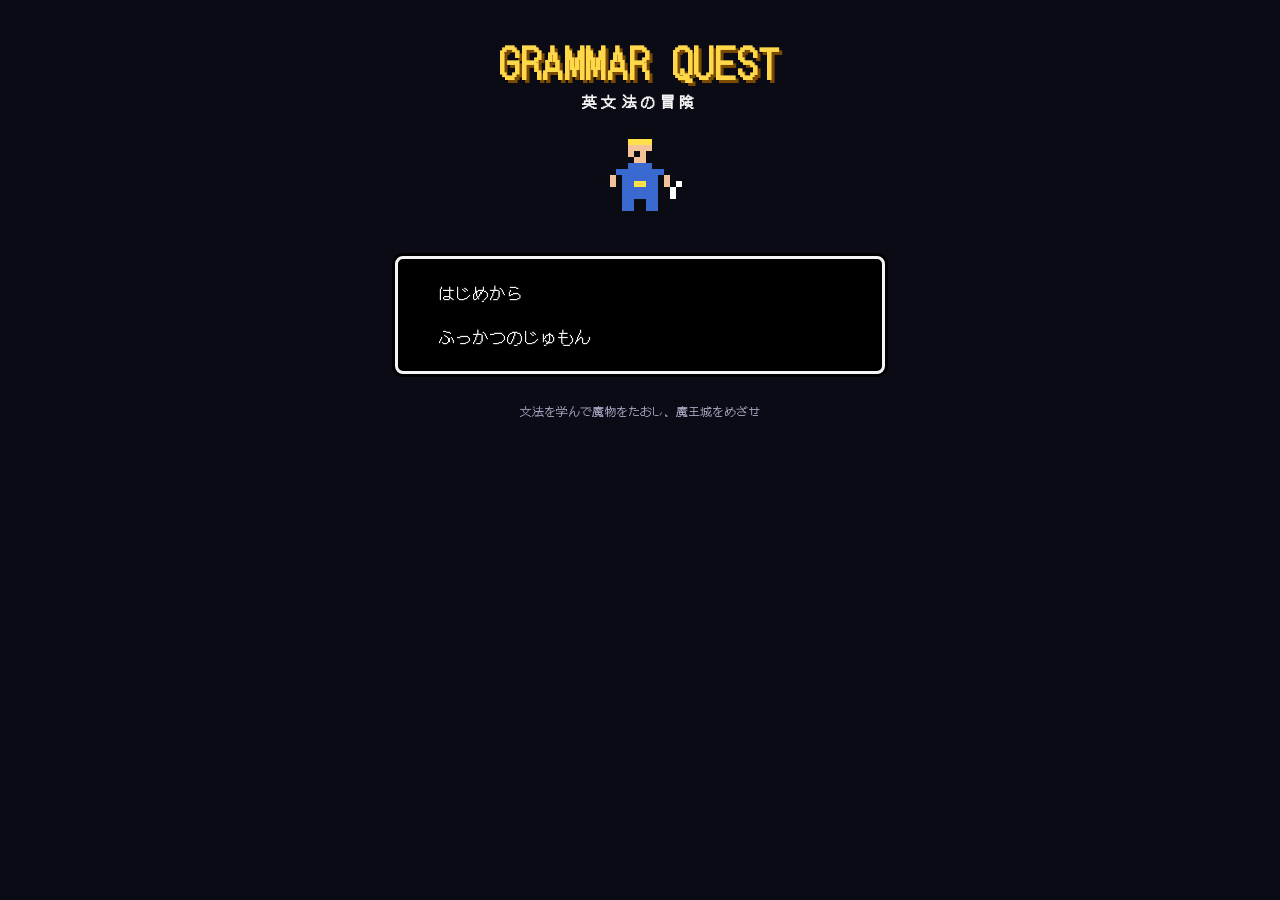
<file: index.html>
<!doctype html>
<html lang="ja">
<head>
<meta charset="utf-8">
<meta name="viewport" content="width=device-width, initial-scale=1, viewport-fit=cover">
<title>Grammar Quest</title>
<meta name="claude:viewport-fit-sides" content="cover">
<meta name="apple-mobile-web-app-capable" content="yes">
<meta name="mobile-web-app-capable" content="yes">
<meta name="apple-mobile-web-app-status-bar-style" content="black">
<meta name="apple-mobile-web-app-title" content="Grammar Quest">
<meta name="theme-color" content="#0b0b16">
<link rel="manifest" href="manifest.webmanifest">
<link rel="apple-touch-icon" href="icons/icon-180.png">
<link rel="preconnect" href="https://fonts.googleapis.com">
<link rel="stylesheet" href="https://fonts.googleapis.com/css2?family=DotGothic16&display=swap">
<link rel="stylesheet" href="css/game.css">
</head>
<body>
<main id="app"></main>
<script src="js/data.js"></script>
<script src="js/sprites.js"></script>
<script src="js/game.js"></script>
</body>
</html>
</file>
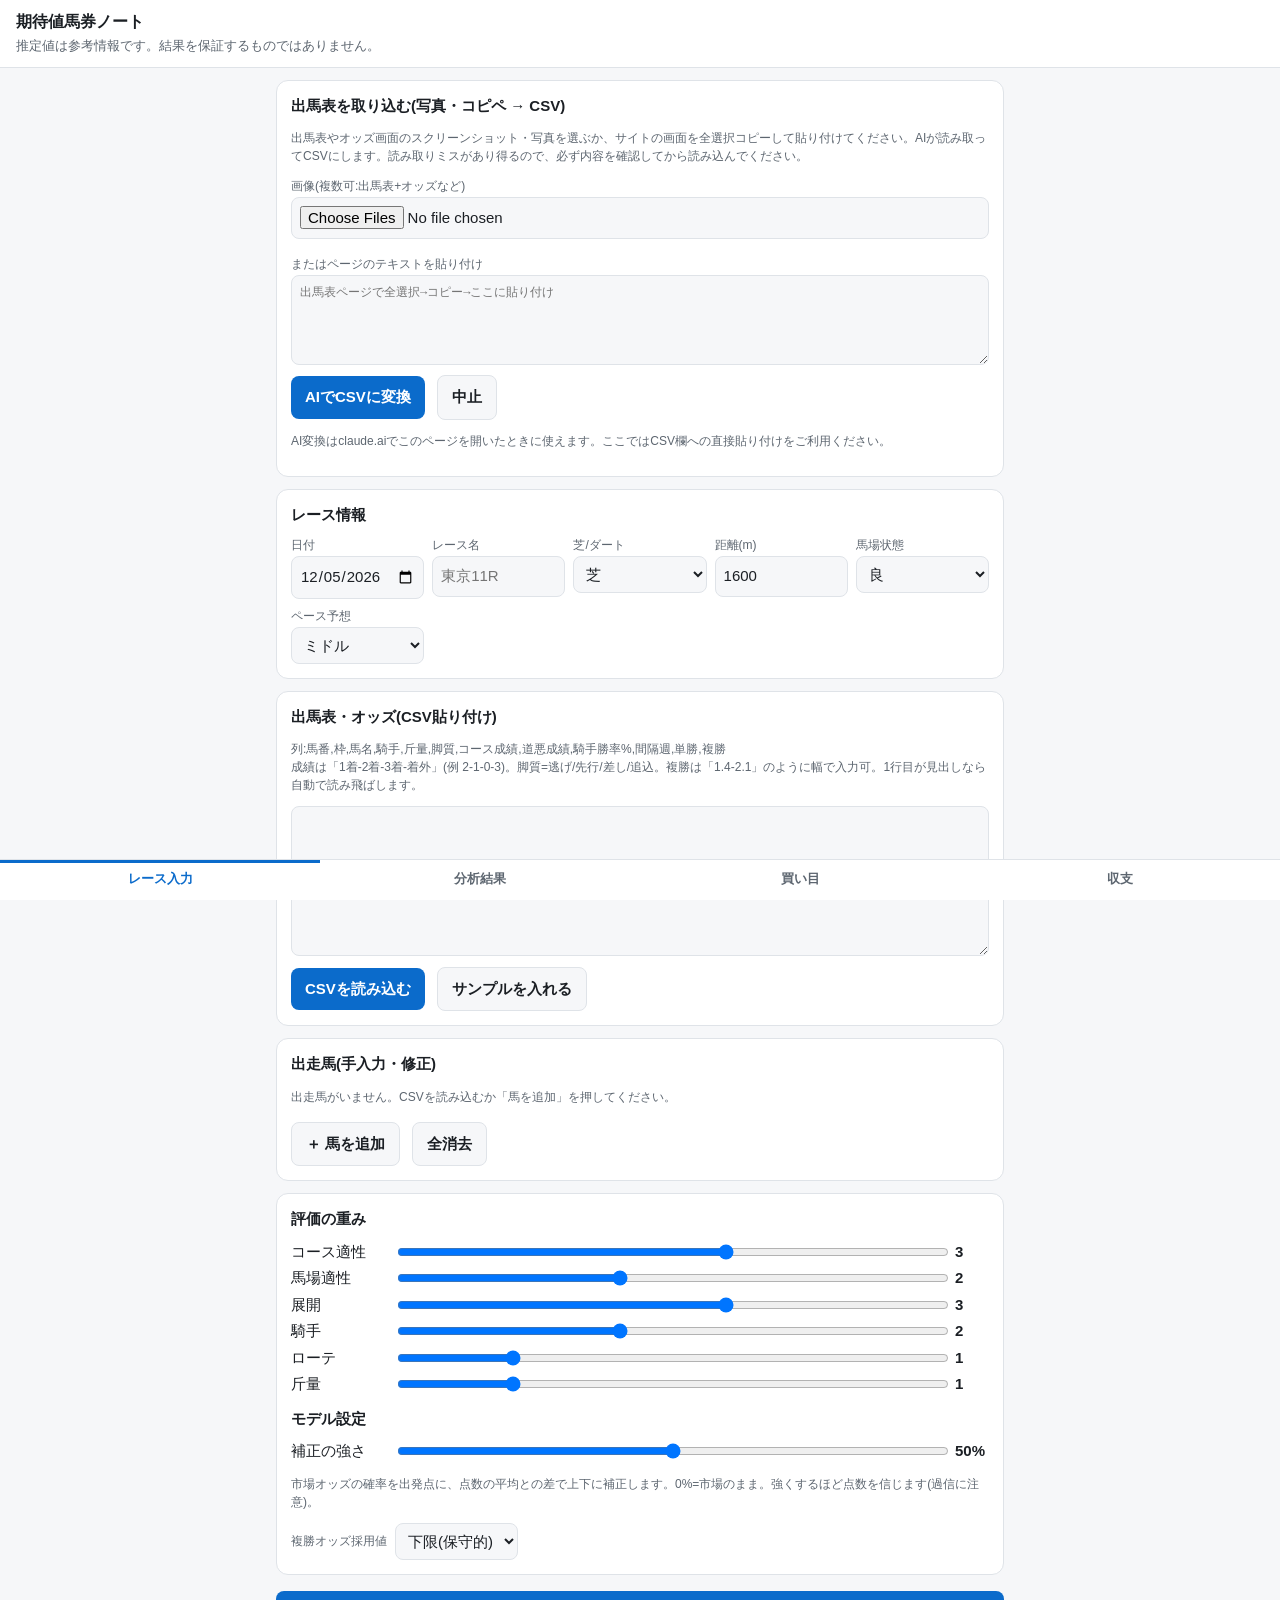
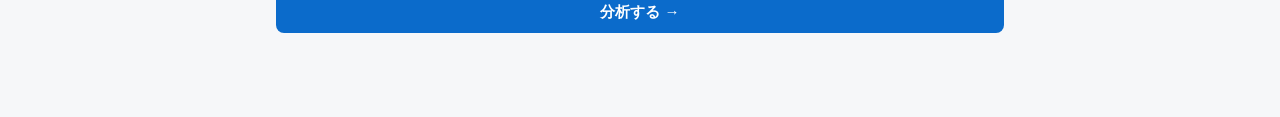
<file: keiba/index.html>
<!doctype html>
<html lang="ja">
<head>
<meta charset="utf-8">
<meta name="viewport" content="width=device-width,initial-scale=1,viewport-fit=cover">
<title>期待値馬券ノート</title>
<meta name="claude:viewport-fit-sides" content="cover">
<style>
:root{--bg:#f6f7f9;--card:#fff;--ink:#1b1f24;--sub:#5d6670;--line:#dfe3e8;--acc:#0b6bcb;--buy:#0a8a4a;--buyBg:#e6f6ee;--skip:#8a8f96;--warn:#b54708;--warnBg:#fff4e5;--neg:#c0262d}
@media (prefers-color-scheme:dark){:root:not([data-theme="light"]){--bg:#111418;--card:#1b2026;--ink:#e8ebef;--sub:#9aa4ae;--line:#2c333b;--acc:#5aa9ff;--buy:#3ccf83;--buyBg:#123524;--skip:#79818a;--warn:#ffb163;--warnBg:#3a2a14;--neg:#ff6b72;color-scheme:dark}}
:root[data-theme="dark"]{--bg:#111418;--card:#1b2026;--ink:#e8ebef;--sub:#9aa4ae;--line:#2c333b;--acc:#5aa9ff;--buy:#3ccf83;--buyBg:#123524;--skip:#79818a;--warn:#ffb163;--warnBg:#3a2a14;--neg:#ff6b72;color-scheme:dark}
*{box-sizing:border-box}
body{margin:0;background:var(--bg);color:var(--ink);font:15px/1.5 -apple-system,"Hiragino Sans","Noto Sans JP",sans-serif;padding-bottom:72px}
header{position:sticky;top:env(safe-area-inset-top,0px);z-index:5;background:var(--card);border-bottom:1px solid var(--line);padding-block:10px;padding-left:max(16px,env(safe-area-inset-left,0px));padding-right:max(16px,env(safe-area-inset-right,0px))}
body::before{content:"";position:fixed;inset:0 0 auto;height:env(safe-area-inset-top,0px);z-index:10;background:var(--card)}
header h1{font-size:16px;margin:0}
header small{color:var(--sub)}
main{max-width:760px;margin:0 auto;padding-block:12px;padding-left:max(16px,env(safe-area-inset-left,0px));padding-right:max(16px,env(safe-area-inset-right,0px))}
nav{position:fixed;bottom:0;left:0;right:0;z-index:5;display:flex;background:var(--card);border-top:1px solid var(--line);padding-bottom:env(safe-area-inset-bottom,0px);padding-left:env(safe-area-inset-left,0px);padding-right:env(safe-area-inset-right,0px)}
nav button{flex:1;border:0;background:none;color:var(--sub);padding:10px 0 12px;font-size:13px;font-weight:600}
nav button.on{color:var(--acc);box-shadow:inset 0 3px 0 var(--acc)}
.tab{display:none}.tab.on{display:block}
.card{background:var(--card);border:1px solid var(--line);border-radius:12px;padding:14px;margin-bottom:12px}
.card h2{font-size:15px;margin:0 0 10px}
label{display:block;font-size:12px;color:var(--sub);margin-bottom:2px}
input,select,textarea{width:100%;font:inherit;color:var(--ink);background:var(--bg);border:1px solid var(--line);border-radius:8px;padding:8px}
textarea{font-family:ui-monospace,Menlo,monospace;font-size:12px;min-height:150px}
.grid{display:grid;grid-template-columns:repeat(auto-fill,minmax(130px,1fr));gap:8px}
.btn{display:inline-block;border:0;border-radius:8px;padding:10px 14px;font:inherit;font-weight:700;background:var(--acc);color:#fff;margin:4px 4px 0 0}
.btn.sub{background:var(--bg);color:var(--ink);border:1px solid var(--line)}
.btn.sm{padding:6px 10px;font-size:13px}
.row{display:flex;gap:8px;flex-wrap:wrap;align-items:center}
.scroll{overflow-x:auto;-webkit-overflow-scrolling:touch}
table{border-collapse:collapse;width:100%;font-size:13px}
th,td{padding:6px 5px;border-bottom:1px solid var(--line);text-align:left;white-space:nowrap}
th{color:var(--sub);font-weight:600;font-size:12px}
td.n{text-align:right;font-variant-numeric:tabular-nums}
.res td{vertical-align:top;font-size:12px}.res .tag{margin-top:2px}
.mark{font-size:17px;font-weight:800}
.tag{display:inline-block;font-size:11px;font-weight:700;border-radius:6px;padding:2px 6px}
.tag.buy{background:var(--buyBg);color:var(--buy)}
.tag.skip{background:var(--bg);color:var(--skip);border:1px solid var(--line)}
.why{white-space:normal;color:var(--sub);font-size:12px;min-width:140px}
.notice{background:var(--warnBg);color:var(--warn);border-radius:10px;padding:12px;font-weight:700}
.big{font-size:22px;font-weight:800}
.kpi{display:grid;grid-template-columns:repeat(auto-fill,minmax(100px,1fr));gap:8px}
.kpi div{background:var(--bg);border-radius:8px;padding:8px}
.kpi b{display:block;font-size:18px}
.kpi span{font-size:11px;color:var(--sub)}
.hint{font-size:12px;color:var(--sub)}
.slider{display:grid;grid-template-columns:96px 1fr 34px;gap:8px;align-items:center;margin:4px 0}
.slider input{padding:0}
.hrow{border:1px solid var(--line);border-radius:10px;padding:8px;margin-bottom:8px}
.hrow .grid{grid-template-columns:repeat(auto-fill,minmax(92px,1fr))}
.pos{color:var(--buy)}.neg{color:var(--neg)}
svg text{fill:var(--sub);font-size:10px}
#toast{position:fixed;left:50%;transform:translateX(-50%);bottom:calc(64px + env(safe-area-inset-bottom,0px));z-index:20;background:var(--ink);color:var(--bg);padding:10px 14px;border-radius:10px;font-size:13px;font-weight:600;max-width:calc(100% - 32px)}
.store{font-size:11px;color:var(--sub)}
.btn.arm{background:var(--neg);color:#fff;border-color:var(--neg)}
.thumb{width:64px;height:64px;object-fit:cover;border-radius:6px;border:1px solid var(--line)}
.pay{width:96px;padding:4px;text-align:right}
button:focus-visible,input:focus-visible,select:focus-visible{outline:2px solid var(--acc);outline-offset:2px}
</style>
</head>
<body>
<header><h1>期待値馬券ノート</h1><small>推定値は参考情報です。結果を保証するものではありません。</small></header>
<div id="toast" hidden></div>
<main>

<!-- ============ 1. レース入力 ============ -->
<section class="tab on" id="t-input">
  <div class="card" id="imp-card">
    <h2>出馬表を取り込む(写真・コピペ → CSV)</h2>
    <p class="hint">出馬表やオッズ画面のスクリーンショット・写真を選ぶか、サイトの画面を全選択コピーして貼り付けてください。AIが読み取ってCSVにします。読み取りミスがあり得るので、必ず内容を確認してから読み込んでください。</p>
    <div class="grid" style="grid-template-columns:1fr">
      <div><label for="imp-img">画像(複数可:出馬表+オッズなど)</label><input id="imp-img" type="file" accept="image/*" multiple></div>
      <div id="imp-thumbs" class="row"></div>
      <div><label for="imp-text">またはページのテキストを貼り付け</label><textarea id="imp-text" style="min-height:90px" placeholder="出馬表ページで全選択→コピー→ここに貼り付け"></textarea></div>
    </div>
    <div class="row"><button class="btn" id="imp-go">AIでCSVに変換</button><button class="btn sub" id="imp-stop" hidden>中止</button></div>
    <p class="hint" id="imp-msg"></p>
    <div id="imp-out"></div>
  </div>

  <div class="card">
    <h2>レース情報</h2>
    <div class="grid">
      <div><label>日付</label><input id="r-date" type="date"></div>
      <div><label>レース名</label><input id="r-name" placeholder="東京11R"></div>
      <div><label>芝/ダート</label><select id="r-surface"><option>芝</option><option>ダート</option></select></div>
      <div><label>距離(m)</label><input id="r-dist" type="number" inputmode="numeric" value="1600"></div>
      <div><label>馬場状態</label><select id="r-going"><option>良</option><option>稍重</option><option>重</option><option>不良</option></select></div>
      <div><label>ペース予想</label><select id="r-pace"><option>スロー</option><option selected>ミドル</option><option>ハイ</option></select></div>
    </div>
  </div>

  <div class="card">
    <h2>出馬表・オッズ(CSV貼り付け)</h2>
    <p class="hint">列:馬番,枠,馬名,騎手,斤量,脚質,コース成績,道悪成績,騎手勝率%,間隔週,単勝,複勝<br>
    成績は「1着-2着-3着-着外」(例 2-1-0-3)。脚質=逃げ/先行/差し/追込。複勝は「1.4-2.1」のように幅で入力可。1行目が見出しなら自動で読み飛ばします。</p>
    <textarea id="csv"></textarea>
    <div class="row"><button class="btn" onclick="loadCSV()">CSVを読み込む</button><button class="btn sub" onclick="loadSample()">サンプルを入れる</button></div>
  </div>

  <div class="card">
    <h2>出走馬(手入力・修正)</h2>
    <div id="horses"></div>
    <div class="row"><button class="btn sub" onclick="addHorse()">＋ 馬を追加</button><button class="btn sub" onclick="armed(this,()=>{S.horses=[];renderHorses();save()})">全消去</button></div>
  </div>

  <div class="card">
    <h2>評価の重み</h2>
    <div id="weights"></div>
    <h2 style="margin-top:12px">モデル設定</h2>
    <div class="slider"><span>補正の強さ</span><input type="range" id="blend" min="0" max="100" step="5"><b id="blend-v"></b></div>
    <p class="hint">市場オッズの確率を出発点に、点数の平均との差で上下に補正します。0%=市場のまま。強くするほど点数を信じます(過信に注意)。</p>
    <div class="row" style="margin-top:6px"><label style="margin:0">複勝オッズ採用値</label>
      <select id="placeMode" style="width:auto"><option value="min">下限(保守的)</option><option value="mid">中間</option></select></div>
  </div>
  <button class="btn" style="width:100%" onclick="analyze();show('t-result')">分析する →</button>
</section>

<!-- ============ 2. 分析結果 ============ -->
<section class="tab" id="t-result">
  <div id="result"><div class="card hint">まず「レース入力」で出走馬を入れて「分析する」を押してください。</div></div>
</section>

<!-- ============ 3. 買い目 ============ -->
<section class="tab" id="t-bets">
  <div class="card">
    <h2>資金設定</h2>
    <div class="grid">
      <div><label>総資金(円)</label><input id="bankroll" type="number" inputmode="numeric" step="1000"></div>
      <div><label>今回の予算(円・任意)</label><input id="budget" type="number" inputmode="numeric" step="100" placeholder="空欄=上限まで"></div>
    </div>
    <p class="hint">1レースの投資上限は総資金の5%です。予算がそれより大きくても5%で打ち切ります。</p>
  </div>
  <div id="bets"><div class="card hint">分析後に買い目を表示します。</div></div>
</section>

<!-- ============ 4. 収支 ============ -->
<section class="tab" id="t-record">
  <div id="summary"></div>
  <div class="card">
    <h2>記録一覧</h2>
    <p class="hint">レース後に結果を選んでください。的中を選ぶと払戻額の欄が出ます(初期値=金額×オッズ。実際の払戻額に直してください)。</p>
    <p class="store" id="store">記録の保存先を確認中…</p>
    <div class="scroll" id="records"></div>
    <div class="row">
      <button class="btn sub sm" onclick="exportData()">JSON書き出し</button>
      <label class="btn sub sm" style="margin:4px 4px 0 0;color:var(--ink)">JSON読み込み<input id="imp" type="file" accept=".json" style="display:none" onchange="importData(this)"></label>
      <button class="btn sub sm" onclick="armed(this,clearRecords)">記録を全削除</button>
    </div>
  </div>
</section>
</main>

<nav>
  <button class="on" data-t="t-input">レース入力</button>
  <button data-t="t-result">分析結果</button>
  <button data-t="t-bets">買い目</button>
  <button data-t="t-record">収支</button>
</nav>

<script>
"use strict";
const KEY="ev-keiba-v1";
const FACTORS=[["course","コース適性"],["going","馬場適性"],["pace","展開"],["jockey","騎手"],["rotation","ローテ"],["weight","斤量"]];
const STYLES=["逃げ","先行","差し","追込"];
const PACE_FIT={スロー:{逃げ:9,先行:8,差し:4.5,追込:2.5},ミドル:{逃げ:6,先行:7,差し:6.5,追込:5},ハイ:{逃げ:2.5,先行:4.5,差し:8,追込:8.5}};
const GOING_SEV={良:0,稍重:.5,重:.8,不良:1};
const CAP_RATE=0.05;

let S=load();
function defaults(){return{race:{date:new Date().toISOString().slice(0,10),name:"",surface:"芝",dist:1600,going:"良",pace:"ミドル"},
  horses:[],weights:{course:3,going:2,pace:3,jockey:2,rotation:1,weight:1},blend:50,placeMode:"min",
  bankroll:100000,budget:"",records:[],last:null}}
function load(){try{const d=JSON.parse(localStorage.getItem(KEY));if(d)return Object.assign(defaults(),d)}catch(e){}return defaults()}
function save(){try{const{records,...draft}=S;localStorage.setItem(KEY,JSON.stringify(draft))}catch(e){}}
const $=id=>document.getElementById(id);
const esc=s=>String(s??"").replace(/[&<>"']/g,c=>({"&":"&amp;","<":"&lt;",">":"&gt;",'"':"&quot;","'":"&#39;"}[c]));
const yen=n=>Math.round(n).toLocaleString("ja-JP")+"円";
const pct=x=>(x*100).toFixed(1)+"%";

/* ---------- tabs ---------- */
function show(id){document.querySelectorAll(".tab").forEach(t=>t.classList.toggle("on",t.id===id));
  document.querySelectorAll("nav button").forEach(b=>b.classList.toggle("on",b.dataset.t===id));
  if(id==="t-bets")renderBets(); if(id==="t-record")renderRecords(); window.scrollTo(0,0)}
document.querySelectorAll("nav button").forEach(b=>b.onclick=()=>{if(b.dataset.t==="t-result"&&S.horses.length)analyze();show(b.dataset.t)});

/* ---------- race / settings binding ---------- */
function bindRace(){
  const map={"r-date":"date","r-name":"name","r-surface":"surface","r-dist":"dist","r-going":"going","r-pace":"pace"};
  for(const[id,k]of Object.entries(map)){$(id).value=S.race[k];$(id).onchange=e=>{S.race[k]=e.target.value;save()}}
  $("weights").innerHTML=FACTORS.map(([k,n])=>`<div class="slider"><span>${n}</span><input type="range" min="0" max="5" step="0.5" data-w="${k}" value="${S.weights[k]}"><b id="w-${k}">${S.weights[k]}</b></div>`).join("");
  document.querySelectorAll("[data-w]").forEach(el=>el.oninput=e=>{S.weights[el.dataset.w]=+e.target.value;$("w-"+el.dataset.w).textContent=e.target.value;save()});
  const sl=(id,k,f)=>{$(id).value=S[k];$(id+"-v").textContent=f(S[k]);$(id).oninput=e=>{S[k]=+e.target.value;$(id+"-v").textContent=f(S[k]);save()}};
  sl("blend","blend",v=>v+"%");
  $("placeMode").value=S.placeMode;$("placeMode").onchange=e=>{S.placeMode=e.target.value;save()};
  $("bankroll").value=S.bankroll;$("bankroll").oninput=e=>{S.bankroll=+e.target.value||0;save();saveBankroll();renderBets()};
  $("budget").value=S.budget;$("budget").oninput=e=>{S.budget=e.target.value;save();renderBets()};
}

/* ---------- horses ---------- */
const HF=[["no","馬番","number"],["frame","枠","number"],["name","馬名","text"],["jockey","騎手","text"],["kg","斤量","number"],["style","脚質","style"],
  ["course","コース成績","text"],["wet","道悪成績","text"],["jrate","騎手勝率%","number"],["interval","間隔週","number"],["win","単勝","number"],["place","複勝","text"]];
function blankHorse(){const n=S.horses.length+1;return{no:n,frame:"",name:"",jockey:"",kg:56,style:"先行",course:"0-0-0-0",wet:"0-0-0-0",jrate:8,interval:5,win:"",place:""}}
function addHorse(){S.horses.push(blankHorse());renderHorses();save()}
function renderHorses(){
  $("horses").innerHTML=S.horses.length?S.horses.map((h,i)=>`<div class="hrow"><div class="grid">${HF.map(([k,n,t])=>`<div><label>${n}</label>${
    t==="style"?`<select data-i="${i}" data-k="${k}">${STYLES.map(s=>`<option${s===h[k]?" selected":""}>${s}</option>`).join("")}</select>`
    :`<input data-i="${i}" data-k="${k}" type="${t==="number"?"text":"text"}" ${t==="number"?'inputmode="decimal"':""} value="${esc(h[k])}">`}</div>`).join("")}
    <div style="align-self:end"><button class="btn sub sm" onclick="S.horses.splice(${i},1);renderHorses();save()">削除</button></div></div></div>`).join("")
    :`<p class="hint">出走馬がいません。CSVを読み込むか「馬を追加」を押してください。</p>`;
  document.querySelectorAll("#horses [data-k]").forEach(el=>el.onchange=e=>{S.horses[+el.dataset.i][el.dataset.k]=e.target.value;save()});
}
function loadCSV(){
  const rows=$("csv").value.trim().split(/\r?\n/).map(l=>l.split(/[,\t]/).map(s=>s.trim())).filter(r=>r.length>=3);
  const out=[];
  for(const r of rows){ if(isNaN(parseFloat(r[0])))continue; const h=blankHorse();
    HF.forEach(([k],j)=>{if(r[j]!==undefined&&r[j]!=="")h[k]=r[j]}); out.push(h)}
  if(!out.length){toast("読み込める行がありませんでした。列の並びを確認してください。");return}
  S.horses=out;renderHorses();save();toast(out.length+"頭を読み込みました。")
}
function loadSample(){
  $("csv").value=`馬番,枠,馬名,騎手,斤量,脚質,コース成績,道悪成績,騎手勝率%,間隔週,単勝,複勝
1,1,サンプルアオイ,騎手A,57,逃げ,2-1-0-2,1-0-1-1,12,4,6.0,1.8-2.6
2,1,サンプルベニ,騎手B,56,先行,1-2-1-3,0-1-0-2,9,6,3.9,1.4-1.9
3,2,サンプルミドリ,騎手C,57,差し,0-1-2-4,0-0-0-3,7,8,8.8,2.2-3.3
4,2,サンプルコガネ,騎手D,55,追込,1-0-0-5,2-0-0-1,5,3,26.4,4.6-7.5
5,3,サンプルシロガネ,騎手E,57,先行,3-1-1-1,0-0-1-1,15,5,2.6,1.1-1.4
6,3,サンプルクロ,騎手F,56,差し,0-0-1-3,0-0-0-0,6,12,41.2,7.0-11.8
7,4,サンプルアカネ,騎手G,54,逃げ,0-1-0-1,1-1-0-0,8,2,12.5,2.9-4.6
8,4,サンプルムラサキ,騎手H,57,追込,0-0-0-6,0-0-0-2,4,30,98.6,14.5-24.0`;
}

/* ---------- model ---------- */
function rec(s){const a=String(s||"").split(/[-ー‐−]/).map(x=>parseInt(x)||0);while(a.length<4)a.push(0);
  const n=a[0]+a[1]+a[2]+a[3];return{w:a[0],t3:a[0]+a[1]+a[2],n}}
function recScore(s){ // 0-10, shrunk toward neutral 5 (prior: top3 25%, win 8%, weight 3 starts)
  const r=rec(s),k=3,top3=(r.t3+k*.25)/(r.n+k),win=(r.w+k*.08)/(r.n+k);
  return clamp(5+(top3-.25)*14+(win-.08)*18,0,10)}
const clamp=(x,a,b)=>Math.max(a,Math.min(b,x));
function rotScore(w){w=parseFloat(w);if(isNaN(w))return 5;if(w<=1)return 3.5;if(w<=2)return 5.5;if(w<=10)return 7.5;if(w<=16)return 6;if(w<=26)return 4.5;return 3}
function parsePlace(p){const a=String(p||"").split(/[-~〜ー]/).map(parseFloat).filter(x=>!isNaN(x));
  if(!a.length)return NaN;return S.placeMode==="min"||a.length===1?a[0]:(a[0]+a[1])/2}

function factorScores(h,kgMean){
  const sev=GOING_SEV[S.race.going]||0;
  return{course:recScore(h.course),going:5+sev*(recScore(h.wet)-5),pace:(PACE_FIT[S.race.pace]||PACE_FIT.ミドル)[h.style]??5,
    jockey:clamp(2+(parseFloat(h.jrate)||0)*0.45,0,10),rotation:rotScore(h.interval),weight:clamp(5-((parseFloat(h.kg)||kgMean)-kgMean)*1.2,0,10)}}

function placeProbs(p,places){ // Harville
  const n=p.length,r=new Array(n).fill(0);
  for(let i=0;i<n;i++){let s=p[i];
    for(let j=0;j<n;j++){if(j===i)continue;const pj=p[j],q=p[i]/(1-pj);s+=pj*q;
      if(places>=3)for(let k=0;k<n;k++){if(k===i||k===j)continue;s+=pj*(p[k]/(1-pj))*(p[i]/(1-pj-p[k]))}}
    r[i]=Math.min(s,1)}
  if(places===2)for(let i=0;i<n;i++){let s=p[i];for(let j=0;j<n;j++)if(j!==i)s+=p[j]*p[i]/(1-p[j]);r[i]=Math.min(s,1)}
  return r}

function analyze(){
  const H=S.horses.filter(h=>parseFloat(h.win)>1);
  if(H.length<2){S.last=null;$("result").innerHTML=`<div class="card notice">単勝オッズの入った馬が2頭以上必要です。</div>`;return}
  const kgMean=H.reduce((a,h)=>a+(parseFloat(h.kg)||0),0)/H.length;
  const wsum=Object.values(S.weights).reduce((a,b)=>a+b,0)||1;
  const rows=H.map(h=>{const f=factorScores(h,kgMean);let sc=0;for(const[k]of FACTORS)sc+=f[k]*S.weights[k];return{h,f,score:sc/wsum}});
  // market prob: normalize 1/odds to remove takeout, then correct multiplicatively by score deviation
  const inv=rows.map(r=>1/parseFloat(r.h.win)),is=inv.reduce((a,b)=>a+b,0);
  const mean=rows.reduce((a,r)=>a+r.score,0)/rows.length, k=S.blend/100*0.8;
  const adj=rows.map((r,i)=>inv[i]/is*Math.exp(k*(r.score-mean))),as=adj.reduce((a,b)=>a+b,0);
  rows.forEach((r,i)=>{r.pMkt=inv[i]/is;r.pWin=adj[i]/as});
  const places=rows.length>=8?3:rows.length>=5?2:0;
  const pp=places?placeProbs(rows.map(r=>r.pWin),places):rows.map(()=>0);
  const pm=places?placeProbs(rows.map(r=>r.pMkt),places):rows.map(()=>0);
  rows.forEach(r=>{r.winOdds=parseFloat(r.h.win);r.placeOdds=places?parsePlace(r.h.place):NaN});
  // place market implied prob (normalized so that sum = number of places); Harville bias is cancelled by the ratio
  const allPlace=places&&rows.every(r=>r.placeOdds>1);
  const pinv=allPlace?rows.reduce((a,r)=>a+1/r.placeOdds,0):0;
  rows.forEach((r,i)=>{
    r.pPlace=allPlace?Math.min(0.97,(1/r.placeOdds)*places/pinv*pp[i]/pm[i]):pp[i];
    r.evWin=r.pWin*r.winOdds;r.evPlace=isNaN(r.placeOdds)?NaN:r.pPlace*r.placeOdds});
  // marks: ◎○▲ by win prob, ☆ = best EV among rest with odds>=10, △ next 2 by prob
  const byP=[...rows].sort((a,b)=>b.pWin-a.pWin);
  byP.slice(0,3).forEach((r,i)=>r.mark="◎○▲"[i]);
  const rest=byP.filter(r=>!r.mark);
  const ana=rest.filter(r=>r.winOdds>=10).sort((a,b)=>Math.max(b.evWin,b.evPlace||0)-Math.max(a.evWin,a.evPlace||0))[0];
  if(ana&&Math.max(ana.evWin,ana.evPlace||0)>=0.95)ana.mark="☆";
  byP.filter(r=>!r.mark).slice(0,2).forEach(r=>r.mark="△");
  rows.forEach(r=>r.why=reason(r));
  S.last={race:{...S.race},rows:rows.map(r=>({no:r.h.no,name:r.h.name,mark:r.mark||"",why:r.why,score:r.score,pWin:r.pWin,pPlace:r.pPlace,pMkt:r.pMkt,
    winOdds:r.winOdds,placeOdds:r.placeOdds,evWin:r.evWin,evPlace:r.evPlace})),places};
  save();renderResult();
}
function reason(r){
  const lab=Object.fromEntries(FACTORS);
  const contrib=FACTORS.map(([k])=>({k,v:(r.f[k]-5)*S.weights[k]})).filter(x=>S.weights[x.k]>0).sort((a,b)=>b.v-a.v);
  const good=contrib.filter(x=>x.v>1).slice(0,2).map(x=>lab[x.k]+"◎"),bad=contrib.filter(x=>x.v<-1).slice(-1).map(x=>lab[x.k]+"△");
  const gap=r.pWin/r.pMkt;
  const val=gap>1.15?"人気以上の評価":gap<0.87?"人気先行":"人気相応";
  return [...good,...bad].join("・")+(good.length||bad.length?" / ":"")+val}

function renderResult(){
  const L=S.last;if(!L){return}
  const buyN=L.rows.filter(r=>r.evWin>1||r.evPlace>1).length;
  const sorted=[...L.rows].sort((a,b)=>b.pWin-a.pWin);
  $("result").innerHTML=`
  ${buyN?"":`<div class="card notice">期待値1.0を超える馬券がありません。このレースは見送り。</div>`}
  <div class="card"><h2>${esc(L.race.name||"レース")} ${esc(L.race.surface)}${esc(L.race.dist)}m 馬場:${esc(L.race.going)} ペース:${esc(L.race.pace)}</h2>
  <p class="hint">各欄は「推定確率 × オッズ」と期待値。1.0超を「買い」とします。${L.places?`複勝は${L.places}着内として計算。`:"出走4頭以下のため複勝は計算しません。"}</p>
  <table class="res"><thead><tr><th>印</th><th>馬</th><th>単勝</th><th>複勝</th></tr></thead><tbody>
  ${sorted.map(r=>`<tr><td class="mark">${r.mark}</td>
   <td style="white-space:normal"><b>${esc(r.no)} ${esc(r.name)}</b> <span class="hint">点${r.score.toFixed(1)}</span><div class="why">${esc(r.why)}</div></td>
   <td class="n">${pct(r.pWin)} × ${r.winOdds.toFixed(1)}<br>${evTag(r.evWin)}</td>
   <td class="n">${L.places?pct(r.pPlace):"-"} × ${isNaN(r.placeOdds)?"-":r.placeOdds.toFixed(1)}<br>${evTag(r.evPlace)}</td></tr>`).join("")}
  </tbody></table></div></div>
  <button class="btn" style="width:100%" onclick="show('t-bets')">買い目を見る →</button>`;}
function evTag(ev){if(ev==null||isNaN(ev))return"-";return`<span class="tag ${ev>1?"buy":"skip"}">${ev.toFixed(2)} ${ev>1?"買い":"見送り"}</span>`}

/* ---------- bets (half Kelly) ---------- */
function computeBets(){
  const L=S.last;if(!L)return null;
  const cands=[];
  for(const r of L.rows){
    if(r.evWin>1)cands.push({type:"単勝",no:r.no,name:r.name,mark:r.mark,p:r.pWin,odds:r.winOdds,ev:r.evWin});
    if(r.evPlace>1)cands.push({type:"複勝",no:r.no,name:r.name,mark:r.mark,p:r.pPlace,odds:r.placeOdds,ev:r.evPlace});
  }
  const bank=+S.bankroll||0,cap=Math.floor(bank*CAP_RATE/100)*100;
  const budget=S.budget===""?cap:Math.min(cap,Math.floor((+S.budget||0)/100)*100);
  cands.forEach(c=>{const b=c.odds-1;c.kelly=Math.max(0,(c.p*b-(1-c.p))/b);c.half=c.kelly/2;c.raw=bank*c.half});
  const total=cands.reduce((a,c)=>a+c.raw,0),scale=total>budget&&total>0?budget/total:1;
  cands.forEach(c=>c.amount=Math.floor(c.raw*scale/100)*100);
  cands.sort((a,b)=>b.ev-a.ev);
  return{cands:cands,cap,budget,scaled:scale<1,sum:cands.reduce((a,c)=>a+c.amount,0)};
}
function renderBets(){
  const B=computeBets();
  if(!B){$("bets").innerHTML=`<div class="card hint">分析後に買い目を表示します。</div>`;return}
  const act=B.cands.filter(c=>c.amount>0);
  if(!B.cands.length){$("bets").innerHTML=`<div class="card notice">期待値1.0を超える馬券がありません。このレースは見送り。</div>`;return}
  $("bets").innerHTML=`<div class="card">
    <h2>提案買い目(ハーフケリー・100円単位)</h2>
    <div class="kpi"><div><span>合計投資</span><b>${yen(B.sum)}</b></div><div><span>1R上限(5%)</span><b>${yen(B.cap)}</b></div><div><span>対象点数</span><b>${act.length}点</b></div></div>
    ${B.scaled?`<p class="hint">ケリー基準の合計が上限/予算を超えたため、比率を保って縮小しています。</p>`:""}
    <div class="scroll"><table><thead><tr><th>券種</th><th>印</th><th>馬番</th><th>馬名</th><th>推定確率</th><th>オッズ</th><th>期待値</th><th>金額</th></tr></thead><tbody>
    ${B.cands.map(c=>`<tr><td>${c.type}</td><td class="mark">${c.mark}</td><td class="n">${esc(c.no)}</td><td>${esc(c.name)}</td><td class="n">${pct(c.p)}</td>
      <td class="n">${c.odds.toFixed(1)}</td><td><span class="tag buy">${c.ev.toFixed(2)}</span></td><td class="n"><b>${c.amount?yen(c.amount):"100円未満"}</b></td></tr>`).join("")}
    </tbody></table></div>
    ${act.length?`<button class="btn" style="width:100%;margin-top:10px" onclick="saveBets()">この買い目を収支に記録</button>`
      :`<div class="notice" style="margin-top:10px">期待値1.0超はありますが、資金に対して金額が100円未満のため、このレースは見送り。</div>`}
    <p class="hint">期待値は推定に基づく値で、的中や利益を保証するものではありません。</p></div>`;
}
function saveBets(){
  const B=computeBets(),L=S.last;if(!B)return;
  const t=Date.now();
  B.cands.filter(c=>c.amount>0).forEach((c,i)=>addRecord({id:t+"-"+i,date:L.race.date,race:L.race.name,surface:L.race.surface,dist:+L.race.dist,going:L.race.going,
    type:c.type,no:String(c.no),name:c.name,mark:c.mark,ev:+c.ev.toFixed(3),odds:c.odds,stake:c.amount,result:"未確定",payout:0}));
  toast("記録しました。レース後に「収支」タブで結果を入力してください。");show("t-record");
}

/* ---------- small UI helpers (no browser dialogs) ---------- */
let toastT;
function toast(msg){const el=$("toast");el.textContent=msg;el.hidden=false;clearTimeout(toastT);toastT=setTimeout(()=>el.hidden=true,3000)}
function armed(btn,fn){ // two-tap confirm
  if(btn.dataset.armed){fn();return}
  const orig=btn.textContent;btn.dataset.armed="1";btn.classList.add("arm");btn.textContent="もう一度押すと実行";
  setTimeout(()=>{if(btn.isConnected){delete btn.dataset.armed;btn.classList.remove("arm");btn.textContent=orig}},3000)}

/* ---------- record storage: account (db capability) or this browser ---------- */
const Store={db:null,uid:null,col:null,prof:null,mode:"local"};
function localRecs(){try{return JSON.parse(localStorage.getItem(KEY+"-rec"))||null}catch(e){return null}}
function saveLocalRecs(){if(Store.mode==="local")try{localStorage.setItem(KEY+"-rec",JSON.stringify({records:S.records,bankroll:S.bankroll}))}catch(e){}}
function setStoreLabel(t){const el=$("store");if(el)el.textContent=t}
async function initStore(){
  const lr=localRecs()||{records:S.records||[],bankroll:S.bankroll};
  S.records=lr.records||[];if(lr.bankroll)S.bankroll=lr.bankroll;
  delete S.recordsLegacy;
  setStoreLabel("保存先:この端末のブラウザのみ");
  if(!window.claude?.use)return;
  setStoreLabel("記録の保存先を確認中…");
  let db=null,user=null;
  try{[db,user]=await Promise.all([window.claude.use("db"),window.claude.use("user")])}catch(e){}
  const uid=user?await user.id().catch(()=>null):null;
  if(!db||!uid){setStoreLabel("保存先:この端末のブラウザのみ(アカウント保存は利用できません)");return}
  Store.db=db;Store.uid=uid;Store.mode="db";
  Store.prof=db.doc("data/users/"+uid+"/profile");Store.col=Store.prof.collection("bets");
  const timer=setTimeout(()=>setStoreLabel("保存先:アカウント(接続待ち。表示が古い可能性があります)"),10000);
  Store.col.onSnapshot(snap=>{
    if(!snap.metadata.fromCache){clearTimeout(timer);setStoreLabel("保存先:あなたのアカウント(他の端末からも見られます)")}
    S.records=snap.docs.map(d=>({...d.data()}));renderRecords();
  },e=>{clearTimeout(timer);setStoreLabel("保存先:アカウント(読み込みエラー:"+e.code+")")});
  Store.prof.onSnapshot(snap=>{const d=snap.data();if(d&&d.bankroll&&document.activeElement!==$("bankroll")){S.bankroll=d.bankroll;$("bankroll").value=d.bankroll;renderBets()}},()=>{});
}
function dbErr(e){toast(e&&e.code==="quota_exceeded"?"保存容量の上限です。古い記録を書き出して削除してください。":"保存に失敗しました。通信状態を確認してください。")}
function addRecord(r){
  if(Store.mode==="db"){Store.col.doc(r.id).set(r).catch(dbErr)}
  else{S.records.push(r);saveLocalRecs();renderRecords()}}
function patchRecord(id,patch){
  const r=S.records.find(x=>x.id===id);if(!r)return;Object.assign(r,patch);
  if(Store.mode==="db")Store.col.doc(id).update(patch).catch(dbErr);else saveLocalRecs();
  renderRecords()}
function delRec(id){
  if(Store.mode==="db"){Store.col.doc(id).delete().catch(dbErr)}
  else{S.records=S.records.filter(x=>x.id!==id);saveLocalRecs();renderRecords()}}
async function clearRecords(){
  if(Store.mode==="db"){for(const r of [...S.records])await Store.col.doc(r.id).delete().catch(dbErr)}
  else{S.records=[];saveLocalRecs();renderRecords()}
  toast("記録を削除しました")}
let bankT;
function saveBankroll(){
  saveLocalRecs();
  if(Store.mode==="db"){clearTimeout(bankT);bankT=setTimeout(()=>Store.prof.set({bankroll:S.bankroll}).catch(dbErr),800)}}

/* ---------- records & stats ---------- */
function setResult(id,val){const r=S.records.find(x=>x.id===id);if(!r)return;
  patchRecord(id,{result:val,payout:val==="的中"?(r.payout||Math.round(r.stake*r.odds/10)*10):0});
  if(val==="的中")setTimeout(()=>{const el=$("pay-"+id);if(el){el.focus();el.select()}},0)}
function setPayout(id,v){patchRecord(id,{payout:Math.max(0,Math.round(+String(v).replace(/[^\d.]/g,"")||0))})}
function distBand(d){return d<=1400?"短距離":d<=1800?"マイル":d<=2200?"中距離":"長距離"}
function agg(list,keyFn){const m=new Map();for(const r of list){const k=keyFn(r);const a=m.get(k)||{n:0,hit:0,stake:0,pay:0};a.n++;a.stake+=r.stake;a.pay+=r.payout;if(r.result==="的中")a.hit++;m.set(k,a)}return m}
function renderRecords(){
  const R=[...S.records].sort((a,b)=>(b.date||"").localeCompare(a.date||""));
  $("records").innerHTML=R.length?`<table><thead><tr><th>日付</th><th>レース</th><th>券種</th><th>馬</th><th>EV</th><th class="n">金額</th><th>結果</th><th class="n">払戻</th><th></th></tr></thead><tbody>
   ${R.map(r=>`<tr><td>${esc(r.date)}</td><td>${esc(r.race)}</td><td>${r.type}</td><td>${esc(r.mark)}${esc(r.no)} ${esc(r.name)}</td><td class="n">${r.ev.toFixed(2)}</td>
   <td class="n">${yen(r.stake)}</td><td><select onchange="setResult('${r.id}',this.value)" style="width:auto;padding:4px">${["未確定","的中","不的中"].map(v=>`<option${v===r.result?" selected":""}>${v}</option>`).join("")}</select></td>
   <td class="n">${r.result==="的中"?`<input class="pay" id="pay-${r.id}" inputmode="numeric" value="${r.payout}" onchange="setPayout('${r.id}',this.value)">`:"-"}</td><td><button class="btn sub sm" onclick="armed(this,()=>delRec('${r.id}'))">×</button></td></tr>`).join("")}</tbody></table>`
   :`<p class="hint">記録はまだありません。「買い目」タブから記録できます。</p>`;
  renderSummary();
}
function renderSummary(){
  const D=S.records.filter(r=>r.result!=="未確定");
  if(!D.length){$("summary").innerHTML=`<div class="card"><h2>成績</h2><p class="hint">結果の確定した記録がまだありません。</p></div>`;return}
  const st=D.reduce((a,r)=>a+r.stake,0),py=D.reduce((a,r)=>a+r.payout,0),hit=D.filter(r=>r.result==="的中").length;
  const roi=py/st;
  // cumulative balance by date order
  const chron=[...D].sort((a,b)=>(a.date||"").localeCompare(b.date||"")||a.id.localeCompare(b.id));
  let c=0;const pts=chron.map(r=>c+=r.payout-r.stake);
  const groups=[["券種別",r=>r.type],["馬場別",r=>r.going],["芝ダ別",r=>r.surface],["距離別",r=>distBand(r.dist)],["期待値帯別",r=>r.ev>=1.5?"EV1.5以上":r.ev>=1.2?"EV1.2〜1.5":"EV1.0〜1.2"],["印別",r=>r.mark||"無印"]];
  $("summary").innerHTML=`<div class="card"><h2>成績(確定 ${D.length}件)</h2>
   <div class="kpi"><div><span>回収率</span><b class="${roi>=1?"pos":"neg"}">${(roi*100).toFixed(1)}%</b></div><div><span>収支</span><b class="${py-st>=0?"pos":"neg"}">${py-st>=0?"+":""}${yen(py-st)}</b></div>
   <div><span>的中率</span><b>${pct(hit/D.length)}</b></div><div><span>投資額</span><b>${yen(st)}</b></div></div>
   <h2 style="margin-top:14px">累計収支の推移</h2>${lineChart(pts)}</div>
   ${groups.map(([t,f])=>`<div class="card"><h2>${t}の回収率</h2>${barChart(agg(D,f))}</div>`).join("")}`;
}
function lineChart(pts){
  const W=320,H=140,P=30;if(pts.length<1)return"";
  const all=[0,...pts],mn=Math.min(...all),mx=Math.max(...all),rg=mx-mn||1;
  const x=i=>P+(W-P-8)*(i/(Math.max(all.length-1,1))),y=v=>8+(H-24)*(1-(v-mn)/rg);
  const d=all.map((v,i)=>(i?"L":"M")+x(i).toFixed(1)+","+y(v).toFixed(1)).join("");
  const last=pts[pts.length-1];
  return`<svg viewBox="0 0 ${W} ${H}" width="100%" role="img" aria-label="累計収支">
   <line x1="${P}" x2="${W-8}" y1="${y(0)}" y2="${y(0)}" stroke="var(--line)"/>
   <text x="2" y="${y(mx)+4}">${Math.round(mx/1000)}k</text><text x="2" y="${y(mn)+4}">${Math.round(mn/1000)}k</text>
   <path d="${d}" fill="none" stroke="${last>=0?"var(--buy)":"var(--neg)"}" stroke-width="2"/>
   <text x="${W-8}" y="${H-2}" text-anchor="end">${all.length-1}件</text></svg>`}
function barChart(m){
  const items=[...m.entries()].sort((a,b)=>b[1].stake-a[1].stake);
  const mxR=Math.max(1.5,...items.map(([,a])=>a.pay/a.stake));
  return items.map(([k,a])=>{const r=a.pay/a.stake,w=Math.min(100,r/mxR*100),base=1/mxR*100;
    return`<div style="margin:6px 0"><div class="row" style="justify-content:space-between;font-size:13px"><span>${esc(k)} <span class="hint">${a.n}件 的中${a.hit}</span></span><b class="${r>=1?"pos":"neg"}">${(r*100).toFixed(0)}%</b></div>
    <div style="position:relative;height:10px;background:var(--bg);border-radius:5px;overflow:hidden"><div style="width:${w}%;height:100%;background:${r>=1?"var(--buy)":"var(--neg)"};opacity:.8"></div>
    <div style="position:absolute;left:${base}%;top:0;bottom:0;width:2px;background:var(--ink);opacity:.5" title="100%"></div></div></div>`}).join("")+`<p class="hint">縦線=回収率100%</p>`}
async function exportData(){
  const json=JSON.stringify({records:S.records,bankroll:S.bankroll},null,1);
  const dl=window.claude?.use?await window.claude.use("downloads").catch(()=>null):null;
  if(dl){try{await dl.save({filename:"keiba-records.json",data:json});toast("書き出しました")}catch(e){if(e.code!=="declined")toast("書き出せませんでした")}return}
  const a=document.createElement("a");a.href=URL.createObjectURL(new Blob([json],{type:"application/json"}));a.download="keiba-records.json";a.click()}
function importData(inp){const f=inp.files[0];if(!f)return;f.text().then(t=>{
  let d;try{d=JSON.parse(t)}catch(e){toast("JSONとして読み込めませんでした");return}
  if(!Array.isArray(d.records)){toast("記録が見つかりませんでした");return}
  const have=new Set(S.records.map(r=>r.id));let n=0;
  for(const r of d.records){if(r&&r.id&&!have.has(r.id)){addRecord(r);n++}}
  if(d.bankroll){S.bankroll=d.bankroll;$("bankroll").value=d.bankroll;saveBankroll()}
  inp.value="";toast(n+"件を追加しました(重複はスキップ)")})}


/* ---------- import: photo / pasted text -> CSV via Claude ---------- */
const CSV_HEAD="馬番,枠,馬名,騎手,斤量,脚質,コース成績,道悪成績,騎手勝率%,間隔週,単勝,複勝";
let impFiles=[],impCtl=null,impSample=null,impCaps=null;
function impPrompt(text){
  return `あなたは競馬の出馬表を構造化データに変換するアシスタントです。添付画像(出馬表・オッズ画面のスクリーンショットや写真)と、下の貼り付けテキストから、出走馬の情報を読み取ってください。複数の画像は同じレースの別画面です。馬番で突き合わせて1頭1件にまとめてください。

レース日(分かれば間隔週の計算に使用): ${S.race.date}
ルール:
- 読み取れない・載っていない項目は null にする。推測で埋めない。
- frame=枠番, no=馬番(整数)。kg=斤量(数値)。
- style=脚質。"逃げ","先行","差し","追込" のいずれか。明記がなければ、直近の通過順位から判断できる場合のみ推定し、できなければ null。
- course=当該コース(同じ競馬場・同じ距離か芝ダ)の成績、wet=重・不良馬場の成績。どちらも "1着-2着-3着-着外" の形式(例 "2-1-0-3")。
- jrate=騎手の勝率(%)。表示があれば数値で。
- interval=前走からの間隔(週)。前走日付があればレース日から計算した週数(整数)。
- win=単勝オッズ(数値)。place=複勝オッズ。幅があれば "1.4-2.1" の文字列。
- 取消・除外の馬は含めない。
- race には分かる範囲でレース名、surface("芝"または"ダート")、dist(距離m)、going("良","稍重","重","不良")を入れる。

次の形のJSONだけを返してください:
{"race":{"name":"東京11R","surface":"芝","dist":1600,"going":"良"},"horses":[{"no":1,"frame":1,"name":"馬名","jockey":"騎手","kg":57,"style":"先行","course":"1-0-1-2","wet":null,"jrate":12.5,"interval":5,"win":4.2,"place":"1.5-2.1"}]}

貼り付けテキスト:
${text?text.slice(0,30000):"(なし)"}`}
function csvCell(v){if(v==null)return"";v=String(v).replace(/[,\n\r]/g," ").trim();return v}
function toCSV(horses){
  const keys=["no","frame","name","jockey","kg","style","course","wet","jrate","interval","win","place"];
  const rows=horses.filter(h=>h&&h.no!=null).sort((a,b)=>+a.no-+b.no).map(h=>keys.map(k=>csvCell(k==="style"&&!STYLES.includes(h[k])?null:h[k])).join(","));
  return [CSV_HEAD,...rows].join("\n")}
function impPreview(horses){
  const miss=k=>horses.filter(h=>h[k]==null||h[k]==="").length;
  const notes=[["win","単勝"],["place","複勝"],["style","脚質"],["course","コース成績"],["interval","間隔"]].filter(([k])=>miss(k)).map(([k,n])=>`${n}未取得${miss(k)}頭`);
  $("imp-out").innerHTML=`<div class="scroll"><table><thead><tr><th>番</th><th>馬名</th><th>騎手</th><th>斤量</th><th>脚質</th><th>単勝</th><th>複勝</th></tr></thead><tbody>
   ${horses.map(h=>`<tr><td class="n">${esc(h.no)}</td><td>${esc(h.name)}</td><td>${esc(h.jockey??"")}</td><td class="n">${esc(h.kg??"")}</td><td>${esc(h.style??"-")}</td><td class="n">${esc(h.win??"-")}</td><td class="n">${esc(h.place??"-")}</td></tr>`).join("")}</tbody></table></div>
   ${notes.length?`<p class="hint">${notes.join("・")}。空欄は手入力するか、未入力のまま(中立の評価)で分析できます。</p>`:""}
   <p class="hint">下の「出馬表・オッズ(CSV貼り付け)」欄に入れました。確認・修正してから読み込んでください。</p>
   <div class="row"><button class="btn" onclick="loadCSV();document.getElementById('horses').scrollIntoView({behavior:'smooth'})">このCSVを読み込む</button><button class="btn sub" onclick="copyCSV()">CSVをコピー</button></div>`}
async function copyCSV(){try{await navigator.clipboard.writeText($("csv").value);toast("コピーしました")}catch(e){$("csv").select();toast("選択しました。長押しでコピーしてください")}}
function impRenderThumbs(){$("imp-thumbs").innerHTML="";impFiles.forEach((f,i)=>{const im=document.createElement("img");im.className="thumb";im.alt="取り込み画像"+(i+1);im.src=URL.createObjectURL(f);$("imp-thumbs").append(im)})}
async function impInit(){
  $("imp-img").onchange=e=>{impFiles=[...e.target.files];const mx=impCaps?.images?.maxCount;if(mx&&impFiles.length>mx){impFiles=impFiles.slice(0,mx);toast(`画像は${mx}枚までです。先頭${mx}枚を使います`)}impRenderThumbs()};
  $("imp-stop").onclick=()=>impCtl?.abort();
  $("imp-go").onclick=impRun;
  if(!window.claude?.use){$("imp-msg").textContent="AI変換はclaude.aiでこのページを開いたときに使えます。ここではCSV欄への直接貼り付けをご利用ください。";$("imp-go").disabled=true;return}
  impSample=await window.claude.use("sample").catch(()=>null);
  if(!impSample){$("imp-msg").textContent="この画面ではAI変換を使えません。CSV欄に直接貼り付けてください。";$("imp-go").disabled=true;return}
  impCaps=await impSample.limits().catch(()=>null);
  if(!impCaps?.images){$("imp-img").parentElement.hidden=true;$("imp-thumbs").hidden=true}
  else $("imp-img").accept=impCaps.images.mediaTypes.join(",");
}
async function impRun(){
  const text=$("imp-text").value.trim();
  if(!impFiles.length&&!text){toast("画像を選ぶか、テキストを貼り付けてください");return}
  impCtl=new AbortController();
  $("imp-go").disabled=true;$("imp-stop").hidden=false;$("imp-out").innerHTML="";
  $("imp-msg").textContent="読み取り中…(画像だと30秒〜1分ほどかかります)";
  try{
    const opts={signal:impCtl.signal};if(impFiles.length)opts.images=impFiles;
    const d=await impSample.json(impPrompt(text),opts);
    const horses=Array.isArray(d?.horses)?d.horses:[];
    if(!horses.length){$("imp-msg").textContent="出走馬を読み取れませんでした。出馬表がはっきり写った画像か、テキストで試してください。";return}
    const r=d.race||{};
    if(r.name&&!S.race.name)S.race.name=String(r.name);
    if(r.surface==="芝"||r.surface==="ダート")S.race.surface=r.surface;
    if(+r.dist>0)S.race.dist=+r.dist;
    if(["良","稍重","重","不良"].includes(r.going))S.race.going=r.going;
    save();bindRace();
    $("csv").value=toCSV(horses);
    $("imp-msg").textContent=`${horses.length}頭を読み取りました。`;
    impPreview(horses);
  }catch(e){
    const m={cancelled:"中止しました。",not_granted:"AIの利用が許可されませんでした。CSV欄に直接貼り付けてください。",rate_limited:"利用が集中しています。少し待ってからもう一度お試しください。",
      image_rejected:"画像を読み込めませんでした。別の画像(JPEG/PNG)でお試しください。",invalid_json:"読み取り結果を整理できませんでした。もう一度お試しください。",
      prompt_too_large:"テキストが長すぎます。出馬表の部分だけを貼り付けてください。",refused:"この内容は変換できませんでした。",session_expired:"ログインし直してください。"};
    $("imp-msg").textContent=m[e?.code]||"変換に失敗しました。もう一度お試しください。";
  }finally{$("imp-go").disabled=false;$("imp-stop").hidden=true;impCtl=null}
}

/* ---------- init ---------- */
bindRace();renderHorses();if(S.last)renderResult();renderRecords();
impInit();
initStore().then(()=>{$("bankroll").value=S.bankroll;renderRecords()});
</script>
</body>
</html>
</file>
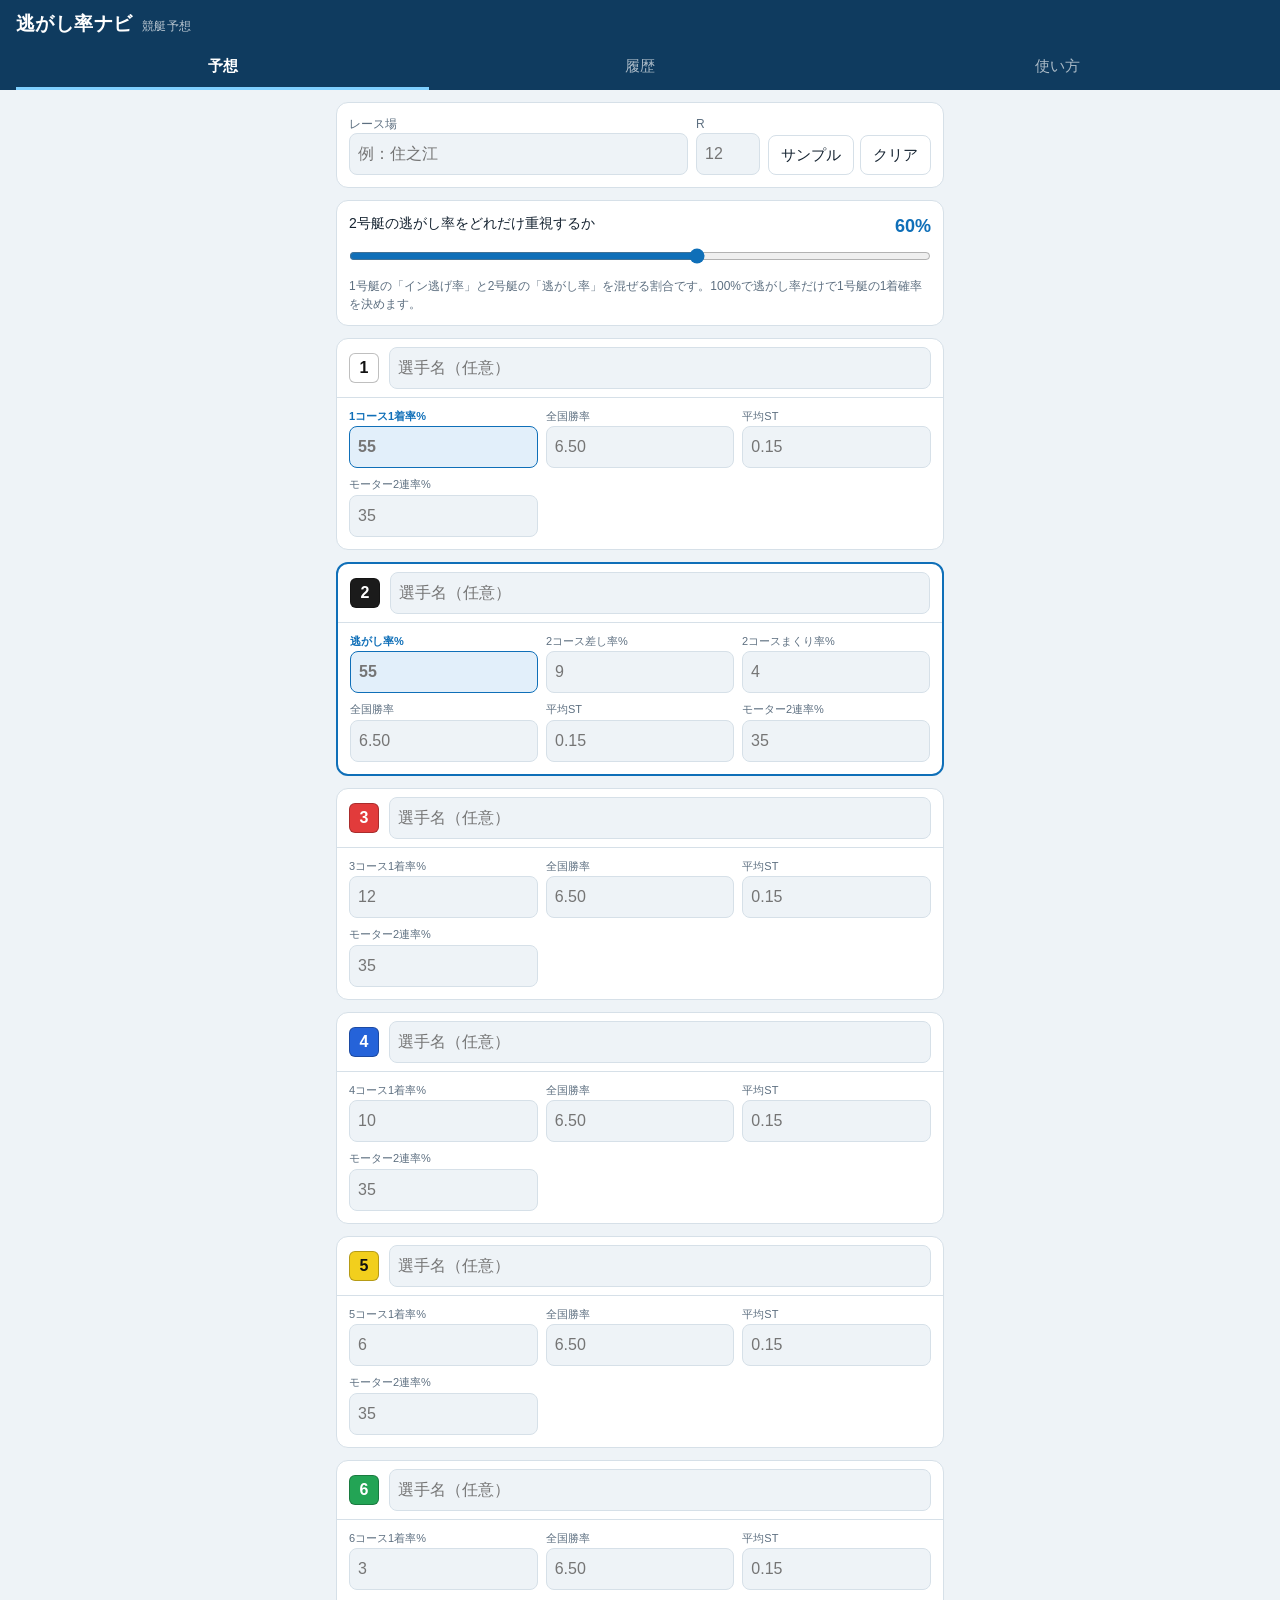
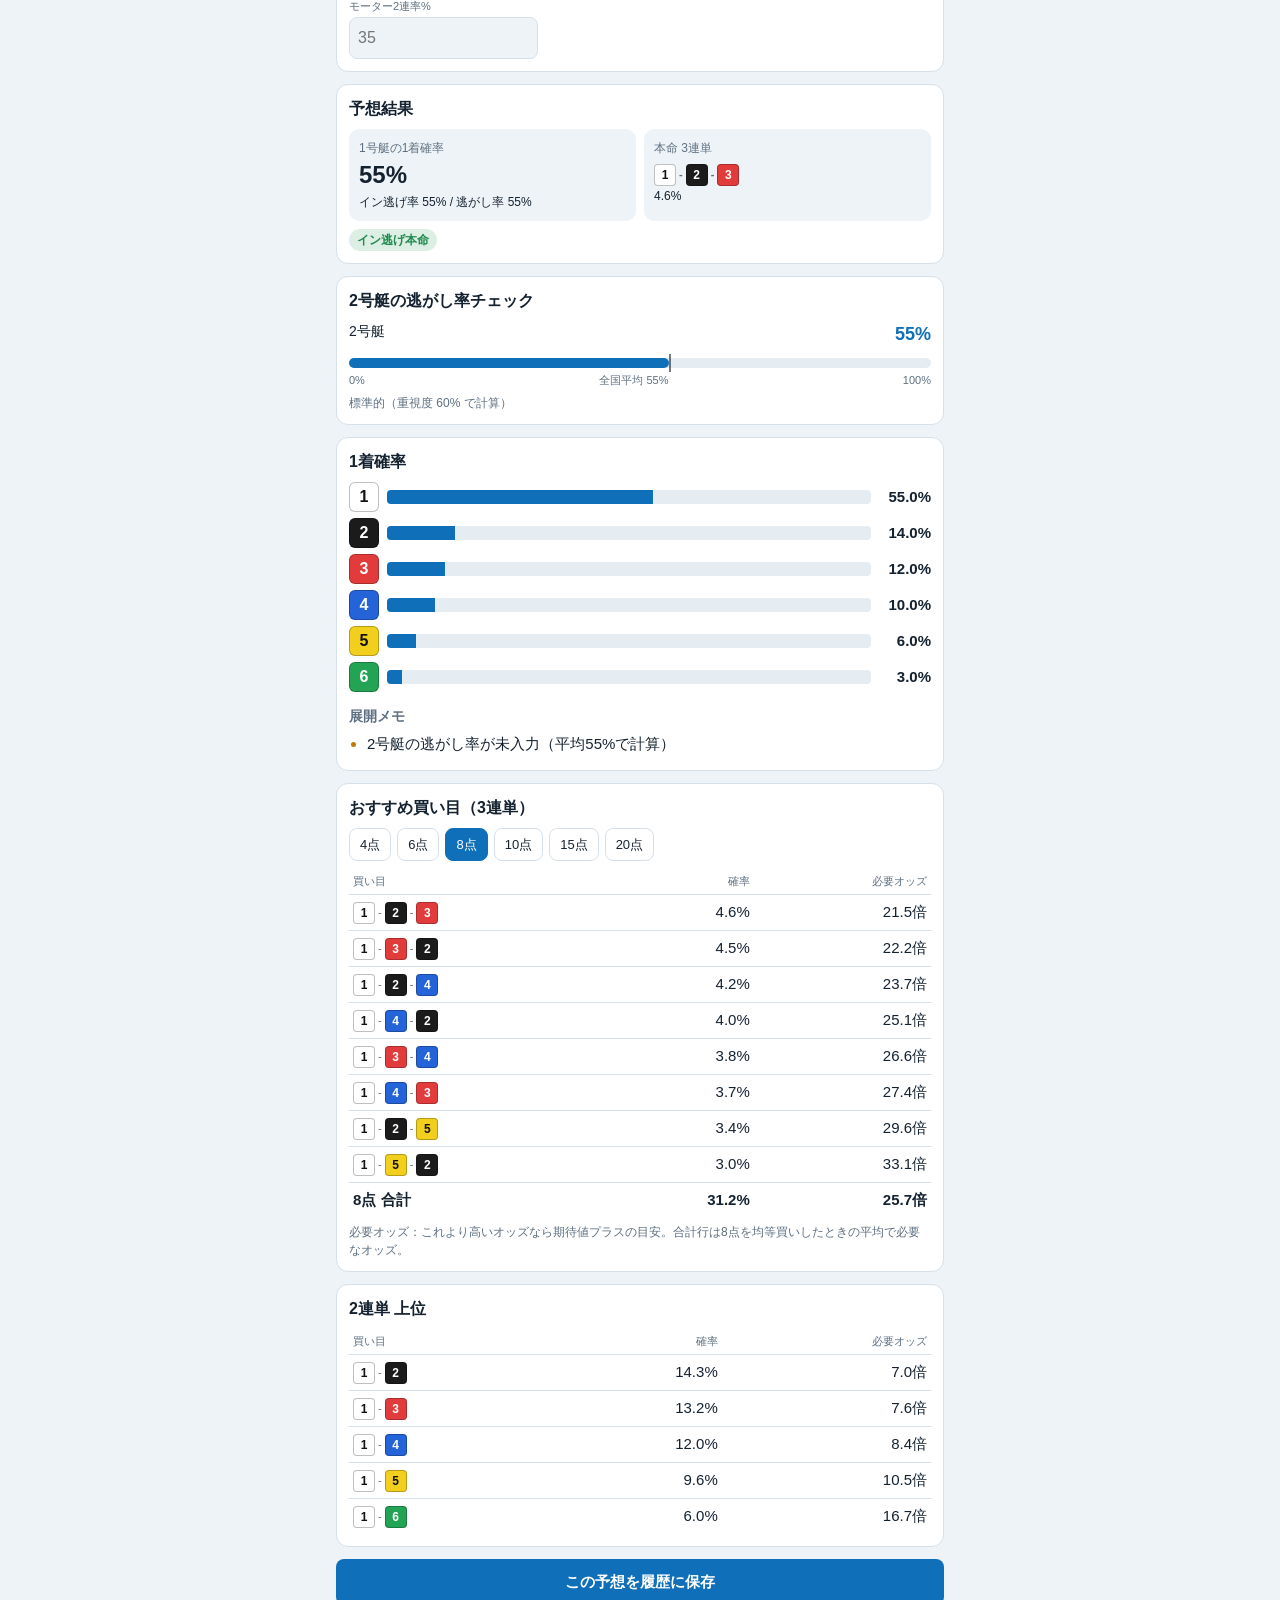
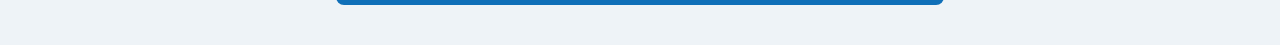
<file: kyotei/index.html>
<!doctype html>
<html lang="ja">
<head>
<meta charset="utf-8">
<meta name="viewport" content="width=device-width, initial-scale=1, viewport-fit=cover">
<title>逃がし率ナビ</title>
<meta name="apple-mobile-web-app-capable" content="yes">
<meta name="mobile-web-app-capable" content="yes">
<meta name="apple-mobile-web-app-status-bar-style" content="default">
<meta name="apple-mobile-web-app-title" content="逃がし率ナビ">
<meta name="theme-color" content="#0f3b5f">
<link rel="manifest" href="manifest.webmanifest">
<link rel="apple-touch-icon" href="icons/icon-180.png">
<link rel="stylesheet" href="app.css">
</head>
<body>
<header class="top">
  <h1>逃がし率ナビ <small>競艇予想</small></h1>
  <nav class="tabs" role="tablist">
    <button class="tab is-on" data-tab="predict" role="tab">予想</button>
    <button class="tab" data-tab="history" role="tab">履歴</button>
    <button class="tab" data-tab="help" role="tab">使い方</button>
  </nav>
</header>

<main>
  <!-- 予想 -->
  <section id="tab-predict" class="pane is-on">
    <div class="card race-meta">
      <label>レース場<input id="venue" type="text" placeholder="例：住之江"></label>
      <label>R<input id="raceNo" type="number" inputmode="numeric" min="1" max="12" placeholder="12"></label>
      <div class="meta-btns">
        <button id="btnSample" class="ghost">サンプル</button>
        <button id="btnClear" class="ghost">クリア</button>
      </div>
    </div>

    <div class="card weight-card">
      <div class="weight-head">
        <span>2号艇の逃がし率をどれだけ重視するか</span>
        <strong id="weightVal">60%</strong>
      </div>
      <input id="weight" type="range" min="0" max="100" step="5" value="60">
      <p class="hint">1号艇の「イン逃げ率」と2号艇の「逃がし率」を混ぜる割合です。100%で逃がし率だけで1号艇の1着確率を決めます。</p>
    </div>

    <div id="boats"></div>

    <div id="result"></div>
  </section>

  <!-- 履歴 -->
  <section id="tab-history" class="pane">
    <div id="stats"></div>
    <div id="historyList"></div>
  </section>

  <!-- 使い方 -->
  <section id="tab-help" class="pane">
    <div class="card prose">
      <h2>逃がし率とは</h2>
      <p>2号艇の選手が<b>2コースから出たとき、1号艇が1着になった割合</b>です。全国平均はおよそ55%前後。</p>
      <ul>
        <li><b>高い（65%以上）</b>… 2号艇が1号艇を逃がしやすい → イン逃げ信頼度アップ</li>
        <li><b>低い（50%未満）</b>… 差し・まくりで1号艇をつぶすタイプ → イン不信、2号艇頭も</li>
      </ul>
      <h2>入力するデータ</h2>
      <p>出走表やコース別成績が見られるサイトから写します。空欄でも全国平均の値で計算します。</p>
      <ul>
        <li><b>全員</b>：全国勝率、平均ST、モーター2連率</li>
        <li><b>1号艇</b>：1コース1着率（イン逃げ率）</li>
        <li><b>2号艇</b>：逃がし率、2コース差し率、2コースまくり率</li>
        <li><b>3〜6号艇</b>：そのコースでの1着率</li>
      </ul>
      <h2>計算のしかた</h2>
      <ol>
        <li>1号艇の1着確率 ＝ 逃がし率 ×重視度 ＋ イン逃げ率 ×(1−重視度)</li>
        <li>STの差、モーター、勝率の差、3号艇のST（2号艇の壁がもつか）で補正</li>
        <li>1号艇が負ける分を、2〜6号艇の決まり手データと当日の機力で分け合う</li>
        <li>2・3着は各艇の地力から計算し、3連単120通りの確率を出す</li>
      </ol>
      <h2>買い目の「必要オッズ」</h2>
      <p>その買い目の確率から見て、<b>これより高いオッズなら長い目で見て得</b>という目安です。実際のオッズと比べて使ってください。</p>
      <h2>履歴</h2>
      <p>予想を保存して結果を入れると、的中率と「逃がし率の高さ別に1号艇が本当に逃げたか」がたまっていきます。重視度の調整に使えます。</p>
      <p class="hint">この予想はあくまで参考です。舟券は無理のない範囲で楽しんでください。</p>
    </div>
  </section>
</main>

<script src="app.js"></script>
</body>
</html>
</file>
<file: css/game.css>
/* Layout: one phone-width column; DQ-style black windows with white double borders over a dark field */
:root {
  color-scheme: dark;
  --bg: #0b0b16;
  --field: #16241c;
  --field-dot: #1d3226;
  --win: #000000;
  --fg: #f4f4f4;
  --dim: #a8a8c4;
  --line: #f4f4f4;
  --accent: #7fd4ff;
  --gold: #ffd84a;
  --ok: #6cf08a;
  --ng: #ff6b6b;
  --hp: #5ee06b;
  --hp-warn: #ffcc33;
  --hp-crit: #ff5a5a;
  --marker: #3a3a10;
  --font: "DotGothic16", "Hiragino Kaku Gothic ProN", "Osaka", monospace;
}
* { box-sizing: border-box; }
html, body { height: 100%; margin: 0; }
body {
  background: var(--bg); color: var(--fg);
  font: 16px/1.7 var(--font);
  -webkit-text-size-adjust: 100%;
  -webkit-tap-highlight-color: transparent;
  -webkit-font-smoothing: none;
}
body::before { content: ""; position: fixed; inset: 0 0 auto; height: env(safe-area-inset-top, 0px); z-index: 10; background: var(--bg); }
#app {
  max-width: 520px; margin: 0 auto; min-height: 100%;
  padding-left: max(12px, env(safe-area-inset-left, 0px));
  padding-right: max(12px, env(safe-area-inset-right, 0px));
  padding-block: 12px 24px;
  display: flex; flex-direction: column; gap: 12px;
}
button { font: inherit; color: inherit; cursor: pointer; }
button:focus-visible, input:focus-visible, textarea:focus-visible { outline: 2px dashed var(--accent); outline-offset: 3px; }
canvas.sprite { image-rendering: pixelated; image-rendering: crisp-edges; display: block; }

.win {
  background: var(--win); color: var(--fg);
  border: 3px solid var(--line); border-radius: 8px;
  box-shadow: 0 0 0 3px var(--win);
  padding: 12px 14px; margin: 3px;
}
.win h2 { margin: 0 0 6px; font-size: 20px; font-weight: 400; text-wrap: balance; }
.win h3 { margin: 0 0 4px; font-size: 13px; font-weight: 400; color: var(--dim); letter-spacing: 0.1em; }
.dim { color: var(--dim); font-size: 13px; }
.gold { color: var(--gold); }

/* command lists */
.cmds { display: flex; flex-direction: column; }
.cmd {
  position: relative; background: none; border: 0; text-align: left;
  padding: 9px 8px 9px 26px; font-size: 17px; line-height: 1.4; min-height: 44px;
}
.cmd::before { content: "▶"; position: absolute; left: 4px; top: 10px; font-size: 13px; opacity: 0; }
.cmd:hover::before, .cmd:focus-visible::before, .cmd:active::before { opacity: 1; animation: blink .8s steps(2) infinite; }
.cmd:disabled { color: #5c5c70; cursor: default; }
.cmd:disabled::before { display: none; }
.cmd small { display: block; font-size: 12px; color: var(--dim); }
.cmd.hidden-choice { visibility: hidden; }
.cmd.correct { color: var(--ok); }
.cmd.correct::before { opacity: 1; content: "○"; animation: none; }
.cmd.wrong { color: var(--ng); text-decoration: line-through; }
.cmd.wrong::before { opacity: 1; content: "×"; animation: none; }
.row { display: flex; gap: 8px; flex-wrap: wrap; align-items: center; }
.row.split { justify-content: space-between; }
.btn {
  background: var(--win); border: 2px solid var(--line); border-radius: 6px;
  padding: 8px 14px; font-size: 15px; min-height: 42px;
}
.btn.primary { background: var(--fg); color: var(--win); }
.btn:disabled { opacity: .4; cursor: default; }
@keyframes blink { 50% { opacity: 0; } }

/* title */
.title { text-align: center; padding-block: 28px 8px; }
.logo { font-size: 40px; line-height: 1.1; letter-spacing: 0.04em; margin: 0; color: var(--gold); text-shadow: 3px 3px 0 #7a4a00; }
.logo small { display: block; font-size: 15px; color: var(--fg); text-shadow: none; letter-spacing: 0.3em; margin-top: 10px; }
.title canvas { width: 96px; height: 96px; margin: 22px auto 4px; }
input.name, textarea.answer {
  width: 100%; background: var(--win); color: var(--fg); font: inherit; font-size: 18px;
  border: 2px solid var(--dim); border-radius: 4px; padding: 8px 10px;
}
textarea.answer { min-height: 92px; resize: vertical; font-size: 17px; }

/* HUD */
.hud { display: grid; grid-template-columns: 1fr auto; gap: 2px 12px; font-size: 15px; }
.hud .nm { font-size: 17px; }
.bar { height: 8px; background: #222233; border: 1px solid #555570; position: relative; overflow: hidden; }
.bar i { position: absolute; inset: 0 auto 0 0; background: var(--hp); transition: width .4s steps(8); }
.bar.warn i { background: var(--hp-warn); }
.bar.crit i { background: var(--hp-crit); }
.bar.exp i { background: var(--accent); }
.stats-line { display: flex; gap: 14px; flex-wrap: wrap; font-variant-numeric: tabular-nums; }

/* map */
.map {
  position: relative; padding: 14px 4px;
  background-color: var(--field);
  background-image: radial-gradient(var(--field-dot) 2px, transparent 2px);
  background-size: 16px 16px;
  border-radius: 8px;
  display: flex; flex-direction: column; gap: 18px;
}
.map::before { content: ""; position: absolute; left: 46px; top: 30px; bottom: 30px; border-left: 4px dotted #c8b48a; opacity: .55; }
.node { display: grid; grid-template-columns: 64px 1fr auto; gap: 12px; align-items: center; text-align: left; position: relative; padding: 10px 12px; }
.node canvas { width: 64px; height: 64px; }
.node .nm { font-size: 17px; line-height: 1.3; }
.node .tag { font-size: 11px; border: 1px solid var(--dim); color: var(--dim); padding: 0 6px; border-radius: 3px; white-space: nowrap; }
.node .tag.clear { color: var(--gold); border-color: var(--gold); }
.node.locked { opacity: .55; }
.node .here { position: absolute; left: -6px; top: -14px; width: 32px; height: 32px; animation: bob 1s steps(2) infinite; }
@keyframes bob { 50% { transform: translateY(-3px); } }

/* tabs */
.tabs { display: grid; grid-template-columns: repeat(3, 1fr); gap: 6px; position: sticky; bottom: max(8px, env(safe-area-inset-bottom, 0px)); }
.tabs .btn { width: 100%; }
.tabs .btn[aria-current="page"] { background: var(--fg); color: var(--win); }

/* lesson */
.points { list-style: none; margin: 0; padding: 0; display: flex; flex-direction: column; gap: 14px; }
.points li { border-left: 3px solid var(--gold); padding-left: 10px; font-size: 15px; }
.points b { color: var(--gold); font-weight: 400; }
.ex { display: block; margin-top: 4px; color: var(--accent); font-size: 16px; }
.ex em { font-style: normal; color: var(--fg); background: var(--marker); padding: 0 2px; }
.ja { display: block; color: var(--dim); font-size: 13px; }

/* battle */
.battle { display: flex; flex-direction: column; gap: 8px; }
.arena {
  position: relative; height: 200px; display: grid; place-items: center;
  background: linear-gradient(#000 70%, #101826 70%);
  border-radius: 8px; overflow: hidden;
}
.arena.boss { height: 240px; }
.arena canvas { width: 144px; height: 144px; }
.arena.boss canvas { width: 192px; height: 192px; }
.arena .foe-info { position: absolute; left: 10px; right: 10px; top: 8px; display: grid; grid-template-columns: 1fr 40%; gap: 8px; align-items: center; font-size: 14px; }
.arena canvas.hit { animation: shake .35s steps(4); }
.arena canvas.dead { animation: fade .8s steps(6) forwards; }
.dmg { position: absolute; top: 40%; left: 50%; transform: translateX(-50%); font-size: 28px; color: var(--fg); text-shadow: 2px 2px 0 #000; pointer-events: none; animation: pop .9s ease-out forwards; }
.dmg.crit { color: var(--gold); font-size: 34px; }
@keyframes shake { 25% { transform: translateX(-8px); } 75% { transform: translateX(8px); } }
@keyframes fade { to { opacity: 0; filter: brightness(3); } }
@keyframes pop { from { opacity: 1; margin-top: 0; } to { opacity: 0; margin-top: -40px; } }
.battle.hurt { animation: hurt .4s steps(2); }
@keyframes hurt { 50% { transform: translate(4px, 2px); filter: sepia(1) hue-rotate(-50deg) saturate(4); } }
.msg { min-height: 92px; white-space: pre-line; font-size: 16px; cursor: pointer; }
.question { font-size: 19px; line-height: 1.6; color: var(--fg); }
.blank { display: inline-block; min-width: 3.2em; border-bottom: 2px solid var(--fg); text-align: center; }
.blank.filled { color: var(--ok); border-bottom-color: var(--ok); }
.feedback { font-size: 14px; display: flex; flex-direction: column; gap: 6px; }
.feedback .ans { color: var(--ok); font-size: 17px; }
.feedback .yours { color: var(--ng); }
.tiles { display: flex; flex-wrap: wrap; gap: 6px; }
.tile { background: var(--win); border: 2px solid var(--fg); border-radius: 4px; padding: 6px 10px; font-size: 17px; min-height: 40px; }
.tile.used { visibility: hidden; }
.slot { min-height: 52px; border-bottom: 2px dashed var(--dim); padding-bottom: 6px; margin-bottom: 10px; }
.slot:empty::before { content: "ここに語を並べる"; color: #55556a; font-size: 14px; line-height: 40px; }
.slot .tile { border-color: var(--accent); color: var(--accent); }
.tools { display: flex; gap: 6px; justify-content: flex-end; margin-top: 6px; }
.tools .btn { font-size: 13px; min-height: 36px; padding: 4px 10px; }

.footer { text-align: center; font-size: 12px; color: var(--dim); }
.code { word-break: break-all; font-size: 12px; background: #111; padding: 8px; border-radius: 4px; max-height: 120px; overflow: auto; user-select: all; -webkit-user-select: all; }
@media (prefers-reduced-motion: reduce) { *, *::before { animation: none !important; transition: none !important; } }

/* feedback & review */
.verdict { font-size: 18px; }
.verdict.ok { color: var(--ok); }
.verdict.ng { color: var(--ng); }
.explain { border-left: 3px solid var(--gold); padding-left: 10px; }
.explain .dim { display: block; font-size: 11px; letter-spacing: 0.1em; }
.lesson-peek { border: 1px dashed var(--dim); border-radius: 4px; padding: 6px 10px; }
.lesson-peek summary { cursor: pointer; color: var(--accent); font-size: 14px; }
.lesson-peek .points { margin-top: 10px; }
.review { display: flex; flex-direction: column; gap: 10px; margin-bottom: 12px; font-size: 14px; }
.review h3 { margin: 0; }
.review-item { border-top: 1px dashed #44445a; padding-top: 8px; display: flex; flex-direction: column; gap: 2px; }
.review-item .ans { color: var(--ok); font-size: 16px; }
</file>
<file: kyotei/app.css>
:root {
  color-scheme: light;
  --bg: #eef3f7;
  --card: #ffffff;
  --fg: #142230;
  --dim: #5d6f80;
  --line: #d6e0e8;
  --accent: #0f6fb8;
  --accent-soft: #e2effa;
  --top: #0f3b5f;
  --top-fg: #ffffff;
  --good: #1f8a4c;
  --warn: #c07a00;
  --bad: #c43a3a;
  --bar-bg: #e6edf2;
  --b1: #ffffff; --b1-fg: #111;
  --b2: #1b1b1b; --b2-fg: #fff;
  --b3: #e23b3b; --b3-fg: #fff;
  --b4: #2563d9; --b4-fg: #fff;
  --b5: #f2cf1d; --b5-fg: #111;
  --b6: #23a455; --b6-fg: #fff;
}
@media (prefers-color-scheme: dark) {
  :root:not([data-theme="light"]) {
    color-scheme: dark;
    --bg: #0c141c; --card: #15212c; --fg: #e6eef5; --dim: #94a7b8; --line: #263646;
    --accent: #5fb2f2; --accent-soft: #17324a; --top: #0a2740; --bar-bg: #22313f;
    --good: #4cc983; --warn: #e5a83a; --bad: #ef6b6b;
  }
}
:root[data-theme="dark"] {
  color-scheme: dark;
  --bg: #0c141c; --card: #15212c; --fg: #e6eef5; --dim: #94a7b8; --line: #263646;
  --accent: #5fb2f2; --accent-soft: #17324a; --top: #0a2740; --bar-bg: #22313f;
  --good: #4cc983; --warn: #e5a83a; --bad: #ef6b6b;
}

* { box-sizing: border-box; }
html, body { margin: 0; }
body {
  background: var(--bg); color: var(--fg);
  font-family: -apple-system, "Hiragino Kaku Gothic ProN", "Hiragino Sans", "Noto Sans JP", sans-serif;
  font-size: 15px; line-height: 1.5;
  -webkit-text-size-adjust: 100%;
}
button, input { font: inherit; color: inherit; }

.top {
  position: sticky; top: 0; z-index: 5;
  background: var(--top); color: var(--top-fg);
  padding: calc(env(safe-area-inset-top) + 10px) 16px 0;
}
.top h1 { margin: 0 0 8px; font-size: 19px; letter-spacing: .02em; }
.top h1 small { font-size: 12px; opacity: .7; font-weight: 500; margin-left: 4px; }
.tabs { display: flex; gap: 4px; }
.tab {
  flex: 1; border: 0; background: transparent; color: var(--top-fg); opacity: .65;
  padding: 8px 0 10px; border-bottom: 3px solid transparent; cursor: pointer;
}
.tab.is-on { opacity: 1; border-bottom-color: #7fd0ff; font-weight: 700; }

main { max-width: 640px; margin: 0 auto; padding: 12px 16px calc(env(safe-area-inset-bottom) + 40px); }
.pane { display: none; }
.pane.is-on { display: block; }

.card {
  background: var(--card); border: 1px solid var(--line); border-radius: 12px;
  padding: 12px; margin-bottom: 12px;
}
.card h2 { font-size: 16px; margin: 0 0 8px; }
.card h3 { font-size: 14px; margin: 14px 0 6px; color: var(--dim); }
.hint { font-size: 12px; color: var(--dim); margin: 6px 0 0; }

.race-meta { display: flex; gap: 8px; align-items: flex-end; flex-wrap: wrap; }
.race-meta label { display: flex; flex-direction: column; font-size: 12px; color: var(--dim); }
.race-meta label:first-child { flex: 1 1 120px; }
.race-meta label:nth-child(2) { width: 64px; }
.meta-btns { display: flex; gap: 6px; }

input[type="text"], input[type="number"] {
  width: 100%; min-width: 0; padding: 8px; border-radius: 8px;
  border: 1px solid var(--line); background: var(--bg); font-size: 16px;
}
input:focus { outline: 2px solid var(--accent); outline-offset: -1px; }
.ghost, .primary, .chip {
  border-radius: 8px; padding: 8px 12px; cursor: pointer; white-space: nowrap;
}
.ghost { border: 1px solid var(--line); background: var(--card); }
.primary { border: 0; background: var(--accent); color: #fff; font-weight: 700; width: 100%; padding: 12px; }
.chip { border: 1px solid var(--line); background: var(--card); padding: 6px 10px; font-size: 13px; }
.chip.is-on { background: var(--accent); border-color: var(--accent); color: #fff; }

.weight-head { display: flex; justify-content: space-between; gap: 8px; font-size: 14px; }
.weight-head strong { color: var(--accent); font-size: 18px; }
input[type="range"] { width: 100%; accent-color: var(--accent); margin: 8px 0 0; }

/* boat input cards */
.boat { padding: 0; overflow: hidden; }
.boat-head { display: flex; align-items: center; gap: 10px; padding: 8px 12px; border-bottom: 1px solid var(--line); }
.boat-head input { flex: 1; }
.num {
  width: 30px; height: 30px; flex: none; border-radius: 6px; display: grid; place-items: center;
  font-weight: 800; font-size: 16px; border: 1px solid rgba(0,0,0,.25);
}
.num.sm { width: 22px; height: 22px; font-size: 12px; border-radius: 4px; }
.n1 { background: var(--b1); color: var(--b1-fg); } .n2 { background: var(--b2); color: var(--b2-fg); }
.n3 { background: var(--b3); color: var(--b3-fg); } .n4 { background: var(--b4); color: var(--b4-fg); }
.n5 { background: var(--b5); color: var(--b5-fg); } .n6 { background: var(--b6); color: var(--b6-fg); }
.fields { display: grid; grid-template-columns: repeat(3, 1fr); gap: 8px; padding: 10px 12px 12px; }
.fields label { display: flex; flex-direction: column; font-size: 11px; color: var(--dim); gap: 2px; }
.fields label.key { color: var(--accent); font-weight: 700; }
.fields label.key input { border-color: var(--accent); background: var(--accent-soft); }
.boat.focus { border: 2px solid var(--accent); }

/* results */
.summary { display: grid; grid-template-columns: 1fr 1fr; gap: 8px; }
.stat { background: var(--bg); border-radius: 10px; padding: 10px; }
.stat .lab { font-size: 12px; color: var(--dim); }
.stat .val { font-size: 24px; font-weight: 800; font-variant-numeric: tabular-nums; }
.stat .sub { font-size: 12px; }
.tag { display: inline-block; font-size: 12px; font-weight: 700; padding: 2px 8px; border-radius: 99px; margin: 8px 6px 0 0; }
.tag.good { background: color-mix(in srgb, var(--good) 15%, transparent); color: var(--good); }
.tag.warn { background: color-mix(in srgb, var(--warn) 18%, transparent); color: var(--warn); }
.tag.bad  { background: color-mix(in srgb, var(--bad) 15%, transparent); color: var(--bad); }

.gauge { position: relative; height: 10px; border-radius: 99px; background: var(--bar-bg); margin: 10px 0 4px; }
.gauge .fill { position: absolute; inset: 0 auto 0 0; border-radius: 99px; background: var(--accent); }
.gauge .avg { position: absolute; top: -4px; bottom: -4px; width: 2px; background: var(--fg); opacity: .6; }
.gauge-scale { display: flex; justify-content: space-between; font-size: 11px; color: var(--dim); }

.bars { display: grid; gap: 6px; }
.bar-row { display: grid; grid-template-columns: 30px 1fr 52px; gap: 8px; align-items: center; }
.bar { height: 14px; border-radius: 4px; background: var(--bar-bg); overflow: hidden; }
.bar > span { display: block; height: 100%; background: var(--accent); }
.bar-row .pct { text-align: right; font-variant-numeric: tabular-nums; font-weight: 700; }

.points { display: flex; gap: 6px; flex-wrap: wrap; margin-bottom: 8px; }
table.picks { width: 100%; border-collapse: collapse; font-variant-numeric: tabular-nums; }
.picks th { font-size: 11px; color: var(--dim); font-weight: 500; text-align: right; padding: 4px; }
.picks th:first-child, .picks td:first-child { text-align: left; }
.picks td { padding: 6px 4px; border-top: 1px solid var(--line); text-align: right; }
.combo { display: inline-flex; gap: 3px; align-items: center; }
.combo .dash { color: var(--dim); font-size: 11px; }
.total-row td { font-weight: 700; }

.comment { margin: 0; padding-left: 18px; }
.comment li { margin: 2px 0; }

/* history */
.hist-item { display: grid; gap: 6px; }
.hist-top { display: flex; justify-content: space-between; gap: 8px; align-items: baseline; }
.hist-top .when { font-size: 12px; color: var(--dim); }
.hist-buys { font-size: 13px; color: var(--dim); word-break: break-all; }
.hist-res { display: flex; gap: 6px; align-items: center; }
.hist-res input { flex: 1; }
.hit { color: var(--good); font-weight: 800; }
.miss { color: var(--bad); font-weight: 700; }
.del { border: 0; background: none; color: var(--dim); cursor: pointer; padding: 4px; }
table.band { width: 100%; border-collapse: collapse; font-size: 13px; font-variant-numeric: tabular-nums; }
.band th, .band td { padding: 6px 4px; border-top: 1px solid var(--line); text-align: right; }
.band th:first-child, .band td:first-child { text-align: left; }
.empty { color: var(--dim); text-align: center; padding: 24px 0; }

.prose p, .prose li { font-size: 14px; }
.prose h2 { margin-top: 16px; }
.prose h2:first-child { margin-top: 0; }

@media (max-width: 380px) {
  .fields { grid-template-columns: repeat(2, 1fr); }
  .stat .val { font-size: 20px; }
}
.comment li.good::marker { color: var(--good); }
.comment li.warn::marker { color: var(--warn); }
.comment li.bad::marker { color: var(--bad); }
</file>
